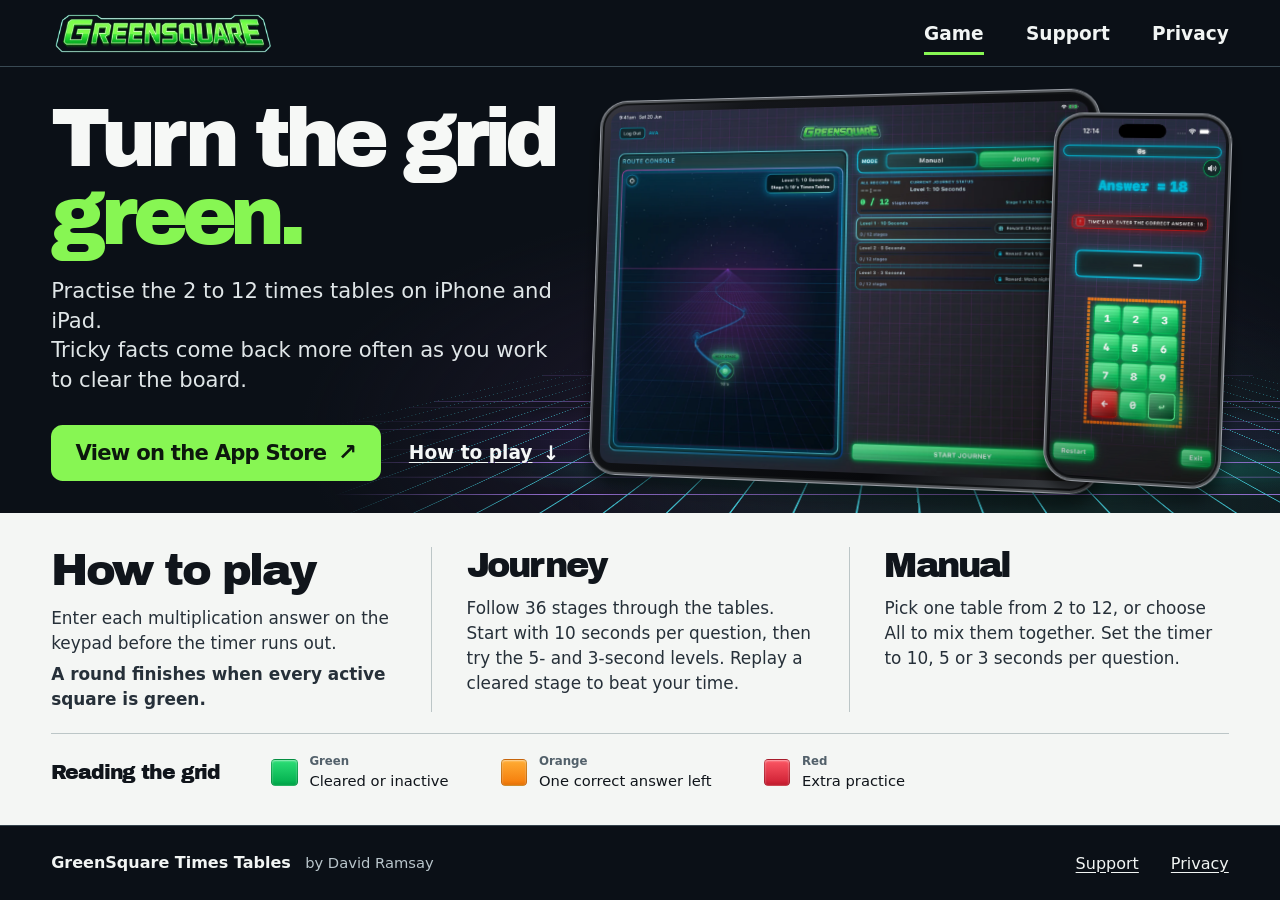
<file: index.html>
<!doctype html>
<html lang="en-AU">
<head>
  <meta charset="utf-8">
  <meta name="viewport" content="width=device-width, initial-scale=1">
  <meta name="theme-color" content="#0b1017">
  <meta name="description" content="Practise the 2 to 12 times tables on iPhone and iPad. Follow GreenSquare’s arcade Journey or choose a table and timer for a Manual round.">
  <title>GreenSquare Times Tables · Arcade maths for iPhone and iPad</title>
  <link rel="icon" type="image/png" sizes="64x64" href="assets/icon-64.png">
  <link rel="stylesheet" href="assets/site.css">
</head>
<body class="game-page">
  <a class="skip-link" href="#main">Skip to content</a>
  <header class="site-header">
    <div class="wrap header-row">
      <a class="brand" href="./" aria-label="GreenSquare Times Tables home">
        <img src="assets/wordmark.webp" alt="GreenSquare" width="660" height="126">
      </a>
      <nav class="primary-nav" aria-label="Main navigation">
        <a href="./" aria-current="page">Game</a>
        <a href="support/">Support</a>
        <a href="privacy/">Privacy</a>
      </nav>
    </div>
  </header>

  <main id="main" tabindex="-1">
    <section class="mast home-mast" aria-labelledby="game-title">
      <div class="floor" aria-hidden="true"></div>
      <div class="wrap home-stage">
        <div class="hero-copy">
          <h1 id="game-title">Turn the grid <span>green.</span></h1>
          <p class="intro-text"><span>Practise the 2 to 12 times tables on iPhone and iPad.</span> Tricky facts come back more often as you work to clear the board.</p>
          <div class="hero-actions">
            <a class="store-button" href="https://apps.apple.com/app/greensquare-times-tables/id6758771911">
              View on the App Store <span class="arrow" aria-hidden="true">↗</span>
            </a>
            <a class="how-link" href="#how-to-play"><span>How to play</span> <span class="arrow" aria-hidden="true">↓</span></a>
          </div>
        </div>
        <div class="device-scene">
          <div class="device tablet">
            <img src="assets/journey-ipad.webp" width="1400" height="1050" fetchpriority="high"
                 alt="The iPad Journey screen shows a neon route, the next times table and the three timer levels.">
          </div>
          <div class="device phone">
            <img src="assets/gameplay-iphone.webp" width="640" height="1385"
                 alt="On iPhone, after time runs out the game shows Answer = 18 above the number pad.">
          </div>
        </div>
      </div>
    </section>

    <section class="wrap play-guide" id="how-to-play" aria-labelledby="play-title" tabindex="-1">
      <div class="guide-columns">
        <div>
          <h2 id="play-title">How to play</h2>
          <p>Enter each multiplication answer on the keypad before the timer runs out.</p>
          <p><strong>A round finishes when every active square is green.</strong></p>
        </div>
        <div>
          <h3>Journey</h3>
          <p>Follow 36 stages through the tables. Start with 10 seconds per question, then try the 5- and 3-second levels. Replay a cleared stage to beat your time.</p>
        </div>
        <div>
          <h3>Manual</h3>
          <p>Pick one table from 2 to 12, or choose All to mix them together. Set the timer to 10, 5 or 3 seconds per question.</p>
        </div>
      </div>
      <div class="grid-key">
        <h3>Reading the grid</h3>
        <ul>
          <li><span class="swatch cleared" aria-hidden="true"></span><span><strong>Green</strong> Cleared or inactive</span></li>
          <li><span class="swatch almost" aria-hidden="true"></span><span><strong>Orange</strong> One correct answer left</span></li>
          <li><span class="swatch practice" aria-hidden="true"></span><span><strong>Red</strong> Extra practice</span></li>
        </ul>
      </div>
    </section>
  </main>

  <footer class="site-footer">
    <div class="wrap footer-row">
      <p>GreenSquare Times Tables <span class="credit">by David Ramsay</span></p>
      <nav aria-label="Footer navigation">
        <a href="support/">Support</a>
        <a href="privacy/">Privacy</a>
      </nav>
    </div>
  </footer>
</body>
</html>
</file>
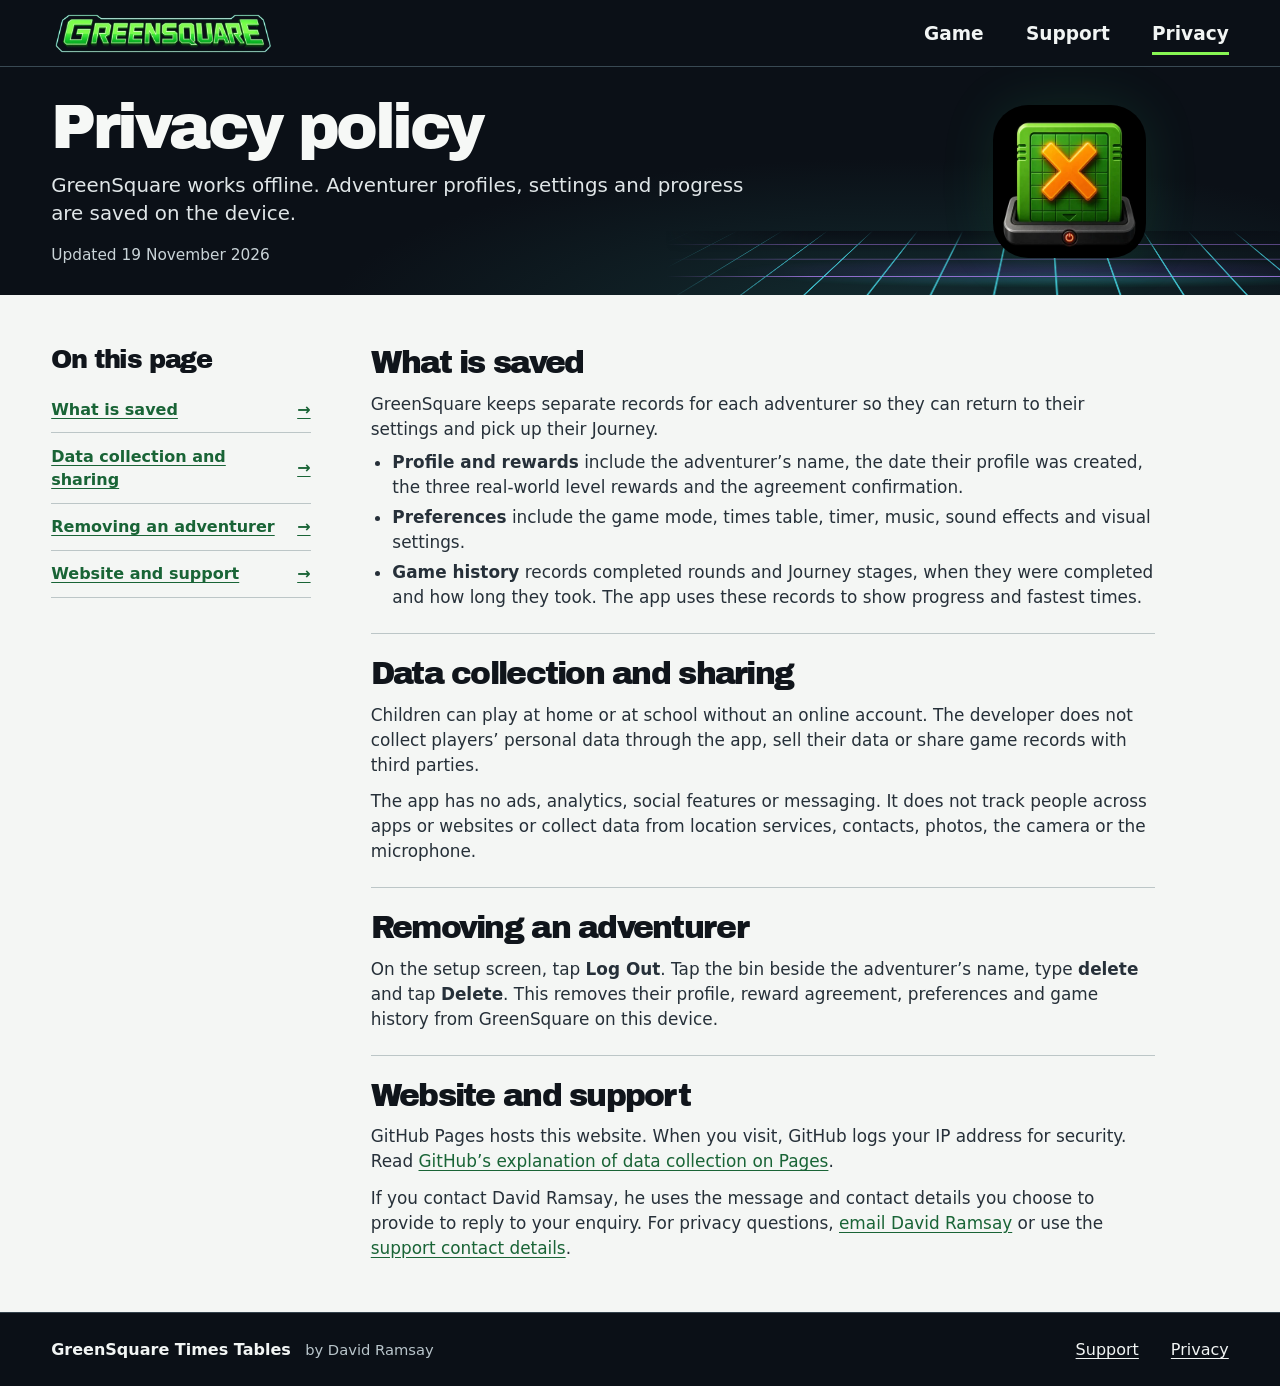
<file: privacy/index.html>
<!doctype html>
<html lang="en-AU">
<head>
  <meta charset="utf-8">
  <meta name="viewport" content="width=device-width, initial-scale=1">
  <meta name="theme-color" content="#0b1017">
  <meta name="description" content="Learn what GreenSquare Times Tables saves on your device, how to remove an adventurer and how to contact the developer about privacy.">
  <title>Privacy policy | GreenSquare Times Tables</title>
  <link rel="icon" type="image/png" sizes="64x64" href="../assets/icon-64.png">
  <link rel="stylesheet" href="../assets/site.css">
</head>
<body class="privacy-page">
  <a class="skip-link" href="#main">Skip to content</a>
  <header class="site-header">
    <div class="wrap header-row">
      <a class="brand" href="../" aria-label="GreenSquare Times Tables home">
        <img src="../assets/wordmark.webp" width="660" height="126" alt="GreenSquare">
      </a>
      <nav class="primary-nav" aria-label="Main navigation">
        <a href="../">Game</a>
        <a href="../support/">Support</a>
        <a href="../privacy/" aria-current="page">Privacy</a>
      </nav>
    </div>
  </header>

  <main id="main" tabindex="-1">
    <section class="mast inner-mast privacy-mast" aria-labelledby="page-title">
      <div class="floor" aria-hidden="true"></div>
      <div class="wrap inner-stage">
        <div class="intro-copy">
          <h1 id="page-title">Privacy policy</h1>
          <p class="intro-text">GreenSquare works offline. Adventurer profiles, settings and progress are saved on the device.</p>
          <p class="updated">Updated <time datetime="2026-11-19">19 November 2026</time></p>
        </div>
        <img class="privacy-icon" src="../assets/app-icon.webp" width="384" height="384" alt="">
      </div>
    </section>

    <div class="wrap privacy-layout content-section">
      <nav class="contents" aria-labelledby="contents-heading">
        <h2 id="contents-heading">On this page</h2>
        <ul>
          <li><a href="#saved">What is saved</a></li>
          <li><a href="#collection">Data collection and sharing</a></li>
          <li><a href="#removal">Removing an adventurer</a></li>
          <li><a href="#website">Website and support</a></li>
        </ul>
      </nav>

      <article class="policy" aria-labelledby="page-title">
        <section id="saved" aria-labelledby="saved-heading">
          <h2 id="saved-heading">What is saved</h2>
          <p>GreenSquare keeps separate records for each adventurer so they can return to their settings and pick up their Journey.</p>
          <ul>
            <li><strong>Profile and rewards</strong> include the adventurer’s name, the date their profile was created, the three real-world level rewards and the agreement confirmation.</li>
            <li><strong>Preferences</strong> include the game mode, times table, timer, music, sound effects and visual settings.</li>
            <li><strong>Game history</strong> records completed rounds and Journey stages, when they were completed and how long they took. The app uses these records to show progress and fastest times.</li>
          </ul>
        </section>

        <section id="collection" aria-labelledby="collection-heading">
          <h2 id="collection-heading">Data collection and sharing</h2>
          <p>Children can play at home or at school without an online account. The developer does not collect players’ personal data through the app, sell their data or share game records with third parties.</p>
          <p>The app has no ads, analytics, social features or messaging. It does not track people across apps or websites or collect data from location services, contacts, photos, the camera or the microphone.</p>
        </section>

        <section id="removal" aria-labelledby="removal-heading">
          <h2 id="removal-heading">Removing an adventurer</h2>
          <p>On the setup screen, tap <strong>Log Out</strong>. Tap the bin beside the adventurer’s name, type <strong>delete</strong> and tap <strong>Delete</strong>. This removes their profile, reward agreement, preferences and game history from GreenSquare on this device.</p>
        </section>

        <section id="website" aria-labelledby="website-heading">
          <h2 id="website-heading">Website and support</h2>
          <p>GitHub Pages hosts this website. When you visit, GitHub logs your IP address for security. Read <a href="https://docs.github.com/en/pages/getting-started-with-github-pages/what-is-github-pages#data-collection">GitHub’s explanation of data collection on Pages</a>.</p>
          <p>If you contact David Ramsay, he uses the message and contact details you choose to provide to reply to your enquiry. For privacy questions, <a href="mailto:greensquare.app@gmail.com">email David Ramsay</a> or use the <a href="../support/#contact">support contact details</a>.</p>
        </section>
      </article>
    </div>
  </main>

  <footer class="site-footer">
    <div class="wrap footer-row">
      <p>GreenSquare Times Tables <span class="credit">by David Ramsay</span></p>
      <nav aria-label="Footer navigation">
        <a href="../support/">Support</a>
        <a href="../privacy/" aria-current="page">Privacy</a>
      </nav>
    </div>
  </footer>
</body>
</html>
</file>
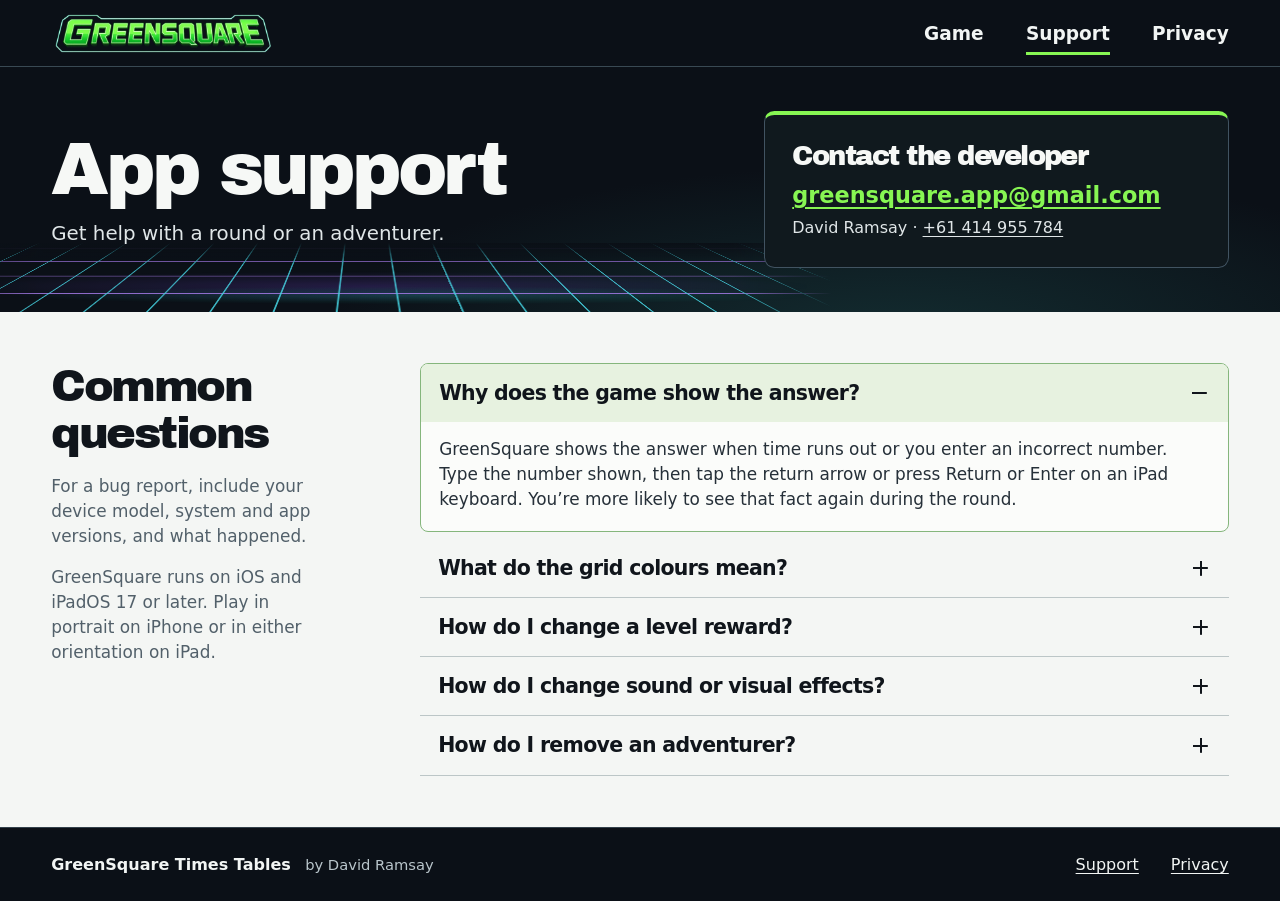
<file: support/index.html>
<!doctype html>
<html lang="en-AU">
<head>
  <meta charset="utf-8">
  <meta name="viewport" content="width=device-width, initial-scale=1">
  <meta name="theme-color" content="#0b1017">
  <meta name="description" content="Get help with GreenSquare Times Tables rounds, grid colours, level rewards, settings and adventurer profiles.">
  <title>App support | GreenSquare Times Tables</title>
  <link rel="icon" type="image/png" sizes="64x64" href="../assets/icon-64.png">
  <link rel="stylesheet" href="../assets/site.css">
</head>
<body class="support-page">
  <a class="skip-link" href="#main">Skip to content</a>
  <header class="site-header">
    <div class="wrap header-row">
      <a class="brand" href="../" aria-label="GreenSquare Times Tables home">
        <img src="../assets/wordmark.webp" width="660" height="126" alt="GreenSquare">
      </a>
      <nav class="primary-nav" aria-label="Main navigation">
        <a href="../">Game</a>
        <a href="../support/" aria-current="page">Support</a>
        <a href="../privacy/">Privacy</a>
      </nav>
    </div>
  </header>

  <main id="main" tabindex="-1">
    <section class="mast inner-mast support-mast" aria-labelledby="page-title">
      <div class="floor" aria-hidden="true"></div>
      <div class="wrap inner-stage">
        <div class="intro-copy">
          <h1 id="page-title">App support</h1>
          <p class="intro-text">Get help with a round or an adventurer.</p>
        </div>
        <aside class="contact-panel" id="contact" aria-labelledby="contact-heading">
          <h2 id="contact-heading">Contact the developer</h2>
          <a class="contact-email" href="mailto:greensquare.app@gmail.com">greensquare.app@gmail.com</a>
          <p>David Ramsay <span aria-hidden="true">·</span> <a href="tel:+61414955784">+61 414 955 784</a></p>
        </aside>
      </div>
    </section>

    <section class="wrap help-layout content-section" aria-labelledby="questions">
      <div class="side-intro">
        <h2 id="questions">Common questions</h2>
        <p>For a bug report, include your device model, system and app versions, and what happened.</p>
        <p>GreenSquare runs on iOS and iPadOS 17 or later. Play in portrait on iPhone or in either orientation on iPad.</p>
      </div>

      <div class="faq-list">
        <details open>
          <summary>Why does the game show the answer?</summary>
          <div class="answer">
            <p>GreenSquare shows the answer when time runs out or you enter an incorrect number. Type the number shown, then tap the return arrow or press Return or Enter on an iPad keyboard. You’re more likely to see that fact again during the round.</p>
          </div>
        </details>
        <details>
          <summary>What do the grid colours mean?</summary>
          <div class="answer">
            <p><strong>Green</strong> means you’ve cleared the fact or it falls outside your chosen table. <strong>Orange</strong> needs one correct answer before time runs out. <strong>Red</strong> needs extra practice. Clear every square to finish the round.</p>
          </div>
        </details>
        <details>
          <summary>How do I change a level reward?</summary>
          <div class="answer">
            <p>On the setup screen, tap the gear to open <strong>Settings</strong>. Under <strong>Rewards</strong>, the child and a parent, guardian or teacher can agree on a real-world reward for each of the three Journey levels. Edit the rewards, tick the agreement and tap <strong>Done</strong>. You arrange the rewards outside the app.</p>
          </div>
        </details>
        <details>
          <summary>How do I change sound or visual effects?</summary>
          <div class="answer">
            <p>Open <strong>Settings</strong> using the gear on the setup screen. Switch <strong>Background Music</strong> and <strong>Sound Effects</strong> on or off separately, or turn on <strong>Reduce Visual Effects</strong> to reduce motion and flicker. During a round, tap the speaker button to mute or unmute the music.</p>
          </div>
        </details>
        <details>
          <summary>How do I remove an adventurer?</summary>
          <div class="answer">
            <p>Tap <strong>Log Out</strong> on the setup screen. Tap the bin beside the adventurer’s name, type <strong>delete</strong> and tap <strong>Delete</strong>.</p>
            <a class="related-link" href="../privacy/#removal">See which records are removed <span aria-hidden="true">→</span></a>
          </div>
        </details>
      </div>
    </section>
  </main>

  <footer class="site-footer">
    <div class="wrap footer-row">
      <p>GreenSquare Times Tables <span class="credit">by David Ramsay</span></p>
      <nav aria-label="Footer navigation">
        <a href="../support/" aria-current="page">Support</a>
        <a href="../privacy/">Privacy</a>
      </nav>
    </div>
  </footer>
</body>
</html>
</file>
<file: assets/site.css>
@font-face {
  font-family: "Archivo Black";
  src: url("archivo-black-latin.woff2") format("woff2");
  font-style: normal;
  font-weight: 900;
  font-display: swap;
}

:root {
  --night: #0b1017;
  --paper: #f4f6f4;
  --ink: #10151b;
  --text: #263039;
  --muted: #52606a;
  --line: #bcc6c7;
  --lime: #87f653;
  --link: #196436;
  --display: "Archivo Black", system-ui, sans-serif;
  --gutter: clamp(1.125rem, 4vw, 4.5rem);
  font-family: system-ui, -apple-system, "Segoe UI", sans-serif;
  color: var(--ink);
  background: var(--paper);
  -webkit-text-size-adjust: 100%;
}

*, *::before, *::after { box-sizing: border-box; }
body {
  margin: 0;
  display: flex;
  flex-direction: column;
  min-height: 100vh;
  min-height: 100svh;
}
main { flex: 1; }
h1, h2, h3, p, figure, ul { margin: 0; }
h1, h2, h3 {
  font-family: var(--display);
  font-weight: 900;
  line-height: 1.06;
  letter-spacing: -.055em;
}
p, li { line-height: 1.48; }
a {
  color: var(--link);
  text-underline-offset: .18em;
}
a:hover { text-decoration-thickness: .12em; }
:focus-visible {
  outline: 3px solid #1468a4;
  outline-offset: 4px;
}
.site-header :focus-visible, .mast :focus-visible, .site-footer :focus-visible { outline-color: #80eaff; }
main:focus-visible, section[tabindex="-1"]:focus-visible { outline-offset: -3px; }
.wrap {
  width: min(90rem, calc(100% - 2 * var(--gutter)));
  margin-inline: auto;
}

.skip-link {
  position: absolute;
  z-index: 5;
  top: .5rem;
  left: var(--gutter);
  padding: .7rem 1rem;
  transform: translateY(-160%);
  border-radius: .35rem;
  color: var(--night);
  background: white;
}
.skip-link:focus { transform: none; }

/* Shared navigation */
.site-header, .site-footer {
  color: #f2f5f4;
  background: var(--night);
}
.site-header { border-bottom: 1px solid #394953; }
.header-row, .footer-row {
  display: flex;
  align-items: center;
  justify-content: space-between;
  gap: 1.25rem;
}
.header-row { min-height: clamp(4.15rem, 5vw, 5rem); }
.brand {
  display: inline-flex;
  align-items: center;
  min-height: 44px;
  flex-shrink: 0;
}
.brand img {
  display: block;
  width: clamp(9rem, 17.5vw, 16.8rem);
  height: auto;
}
.primary-nav, .footer-row nav {
  display: flex;
  align-items: center;
  gap: clamp(1.1rem, 3.3vw, 3.3rem);
}
.primary-nav a {
  display: inline-flex;
  align-items: center;
  position: relative;
  min-height: 44px;
  padding-block: .55rem;
  font-size: clamp(1rem, 1.45vw, 1.37rem);
  font-weight: 650;
  color: inherit;
  text-decoration: none;
}
.primary-nav a[aria-current="page"]::after {
  content: "";
  position: absolute;
  inset: auto 0 0;
  height: 3px;
  background: var(--lime);
}
.primary-nav a:hover, .site-footer a:hover { color: var(--lime); }

/* Arcade masthead and perspective floor */
.mast {
  isolation: isolate;
  position: relative;
  overflow: hidden;
  color: #f6f8f6;
  background: var(--night);
}
.home-mast {
  background:
    radial-gradient(ellipse 40% 7% at 77% 91%, #13d5ba39, transparent),
    radial-gradient(ellipse at 83% 98%, #102525 0, transparent 33%),
    radial-gradient(ellipse at 67% 82%, #21192f 0, transparent 46%),
    var(--night);
}
.floor {
  position: absolute;
  pointer-events: none;
  z-index: -1;
  inset: auto -10% 0 26%;
  height: 45%;
  overflow: hidden;
  background:
    radial-gradient(ellipse 42% 13% at 58% 76%, #21f7d52b, transparent),
    radial-gradient(ellipse 46% 22% at 53% 63%, #804aeb37, transparent);
  -webkit-mask-image: linear-gradient(90deg, transparent, black 20%, black 90%, transparent);
  mask-image: linear-gradient(90deg, transparent, black 20%, black 90%, transparent);
}
.floor::before {
  content: "";
  position: absolute;
  bottom: -1rem;
  left: -40%;
  width: 185%;
  height: 75rem;
  transform-origin: center bottom;
  transform: perspective(32rem) rotateX(65deg);
  background-image:
    linear-gradient(90deg, #48dcebdf 2px, transparent 2px),
    linear-gradient(0deg, #a57ae8e6 2.5px, transparent 2.5px);
  background-size: clamp(3rem, 5.3vw, 5.3rem) clamp(2.5rem, 4.8vw, 4.8rem);
  -webkit-mask-image: linear-gradient(0deg, black, #000a 43%, transparent);
  mask-image: linear-gradient(0deg, black, #000a 43%, transparent);
}

/* Homepage and device captures */
.home-stage {
  display: grid;
  grid-template-columns: minmax(0, .94fr) minmax(0, 1.17fr);
  align-items: center;
  gap: clamp(.9rem, 1.8vw, 2rem);
  min-height: clamp(27rem, 34.85vw, 34rem);
  padding-block: clamp(1.1rem, 1.6vw, 1.65rem);
}
.hero-copy h1 {
  font-size: clamp(3.7rem, 6.45vw, 6.4rem);
  line-height: .94;
  letter-spacing: -.075em;
}
.hero-copy h1 span {
  display: block;
  color: var(--lime);
}
.intro-text {
  max-width: 39rem;
  margin-top: clamp(1rem, 1.65vw, 1.5rem);
  color: #e0e6e8;
  font-size: clamp(1.05rem, 1.55vw, 1.48rem);
  line-height: 1.4;
}
.hero-actions {
  display: flex;
  flex-wrap: wrap;
  align-items: center;
  gap: .7rem clamp(1.1rem, 2.2vw, 2.2rem);
  margin-top: clamp(1.35rem, 2.35vw, 2.25rem);
}
.store-button, .how-link {
  display: inline-flex;
  align-items: center;
  justify-content: center;
  gap: .55em;
  min-height: 44px;
  font-size: clamp(1rem, 1.45vw, 1.4rem);
}
.store-button {
  padding: .74em 1.15em;
  border-radius: .55em;
  background: var(--lime);
  color: #0c180d;
  font-weight: 760;
  letter-spacing: -.035em;
  text-decoration: none;
}
.store-button:hover { background: #a2ff7b; }
.how-link {
  color: #f4f7f6;
  font-weight: 550;
  text-decoration: none;
}
.how-link > span:first-child {
  text-decoration: underline;
  text-underline-offset: .18em;
}
.how-link:hover { color: var(--lime); }
.arrow {
  display: inline-block;
  font-family: system-ui, sans-serif;
  font-size: 1.08em;
  font-weight: 650;
  line-height: 1;
}
.device-scene {
  position: relative;
  aspect-ratio: 1.59;
  width: 100%;
}
.device {
  position: absolute;
  border: 1px solid #9b9fa6;
  background: linear-gradient(135deg, #3b3b44, #14161a 18%, #08090c 75%, #44484d);
  box-shadow: inset 0 0 0 2px #55585c, inset 0 0 0 4px #121416, 0 .7rem 1rem #0009;
}
.device img {
  display: block;
  width: 100%;
  height: auto;
}
.tablet {
  left: -1.4%;
  top: .8%;
  width: 80%;
  padding: 1.65%;
  border-radius: 5.7% / 7.2%;
  transform: perspective(62rem) rotateY(-10deg) rotateX(4deg) rotateZ(.4deg);
}
.tablet img { border-radius: 2.5% / 3.3%; }
.phone {
  bottom: 1.6%;
  right: .5%;
  width: 27.9%;
  padding: .8%;
  border-radius: 17% / 8.2%;
  transform: perspective(45rem) rotateY(-6deg) rotateZ(2deg);
}
.phone img { border-radius: 14% / 6.7%; }

/* Game guide and scoreboard key */
.play-guide { padding-block: clamp(2rem, 2.65vw, 2.8rem) clamp(1.25rem, 1.55vw, 1.6rem); }
.guide-columns {
  display: grid;
  grid-template-columns: 1fr 1.1fr 1fr;
}
.guide-columns > div {
  min-width: 0;
  padding-inline: clamp(1.4rem, 2.7vw, 2.9rem);
}
.guide-columns > div:first-child { padding-left: 0; }
.guide-columns > div:last-child { padding-right: 0; }
.guide-columns > div + div { border-left: 1px solid var(--line); }
.guide-columns h2, .side-intro h2 { font-size: clamp(2.2rem, 3.5vw, 3.35rem); }
.guide-columns h3 { font-size: clamp(1.75rem, 2.75vw, 2.65rem); }
.guide-columns p, .side-intro p, .policy, .answer {
  font-size: clamp(1rem, 1.32vw, 1.22rem);
  color: var(--text);
}
.guide-columns p { margin-top: .7rem; }
.guide-columns p + p { margin-top: .4rem; }
.grid-key {
  display: flex;
  align-items: center;
  flex-wrap: wrap;
  column-gap: clamp(1.7rem, 4vw, 4.5rem);
  row-gap: .9rem;
  margin-top: clamp(1.15rem, 1.65vw, 1.65rem);
  padding-top: 1.15rem;
  border-top: 1px solid var(--line);
}
.grid-key h3 { font-size: clamp(1.16rem, 1.6vw, 1.5rem); }
.grid-key ul {
  list-style: none;
  padding: 0;
  display: flex;
  flex-wrap: wrap;
  gap: .7rem clamp(1.2rem, 4.1vw, 4.4rem);
}
.grid-key li {
  display: flex;
  align-items: center;
  gap: .72rem;
  font-size: clamp(.92rem, 1.15vw, 1.09rem);
}
.grid-key li strong {
  display: block;
  font-size: .8em;
  font-weight: 700;
  color: var(--muted);
}
.swatch {
  width: 1.8em;
  height: 1.8em;
  flex: none;
  border-radius: .28em;
  border: 1px solid #1113;
  box-shadow: inset 0 1px 2px #fff8, inset 0 -2px 3px #0001;
}
.cleared { background: linear-gradient(#2cde76, #00ad4c); }
.almost { background: linear-gradient(#ffad34, #f47a09); }
.practice { background: linear-gradient(#fc5764, #cc1d31); }

/* Support and privacy pages */
.inner-mast { background: radial-gradient(ellipse at 70% 110%, #132c30, transparent 45%), var(--night); }
.inner-stage {
  display: grid;
  grid-template-columns: minmax(0, 1.4fr) minmax(0, 1fr);
  align-items: center;
  gap: clamp(1.4rem, 4.8vw, 5rem);
  padding-block: clamp(2.25rem, 3.4vw, 3.5rem);
}
.intro-copy h1 {
  font-size: clamp(3rem, 5.8vw, 5.6rem);
  line-height: 1.02;
}
.inner-stage .intro-text {
  margin-top: .75rem;
  max-width: 45rem;
}
.inner-mast .floor { height: 28%; }
.inner-mast .floor::after {
  content: "";
  position: absolute;
  inset: 0 0 auto;
  height: 32%;
  background: linear-gradient(var(--night), transparent);
}
.support-mast .floor { inset-inline: -12% 35%; }
.contact-panel {
  justify-self: end;
  width: min(100%, 32rem);
  padding: clamp(1.15rem, 2.15vw, 2rem);
  background: #10191e;
  border: 1px solid #415361;
  border-top: .27rem solid var(--lime);
  border-radius: .65rem;
}
.contact-panel h2 {
  font-size: clamp(1.35rem, 2.15vw, 2rem);
  margin-bottom: .65rem;
}
.contact-email {
  display: inline-block;
  max-width: 100%;
  color: var(--lime);
  font-size: clamp(1.06rem, 1.75vw, 1.65rem);
  font-weight: 700;
  overflow-wrap: anywhere;
}
.contact-panel p {
  margin-top: .5rem;
  color: #e0e6e8;
}
.contact-panel p a { color: inherit; }
.privacy-mast .inner-stage {
  grid-template-columns: minmax(0, 2.5fr) minmax(0, 1fr);
  padding-block: clamp(1.75rem, 2.25vw, 2.25rem);
}
.privacy-mast .intro-copy h1 { font-size: clamp(2.75rem, 4.9vw, 4.7rem); }
.privacy-mast .floor { inset-inline: 52% -8%; }
.privacy-icon {
  justify-self: center;
  width: clamp(7.5rem, 12vw, 11.5rem);
  max-width: 100%;
  height: auto;
  border-radius: 23%;
  box-shadow: 0 0 3.5rem #37da731e;
}
.updated {
  margin-top: 1rem;
  font-size: .96rem;
  color: #c9d3d7;
}
.content-section { padding-block: clamp(2.4rem, 4vw, 4rem); }
.help-layout, .privacy-layout {
  display: grid;
  grid-template-columns: minmax(0, .8fr) minmax(0, 2.1fr);
  gap: clamp(1.7rem, 4.7vw, 5rem);
  align-items: start;
}
.side-intro { padding-right: min(2vw, 1.65rem); }
.side-intro p {
  margin-top: 1rem;
  color: var(--muted);
}
.faq-list details { border-bottom: 1px solid var(--line); }
.faq-list details[open] {
  border: 1px solid #85b67c;
  border-radius: .5rem;
  overflow: clip;
  background: #fbfcfa;
}
.faq-list details[open] + details { margin-top: .4rem; }
.faq-list summary {
  display: flex;
  align-items: center;
  justify-content: space-between;
  gap: 1rem;
  padding: 1rem clamp(.75rem, 1.45vw, 1.45rem);
  min-height: 44px;
  list-style: none;
  cursor: pointer;
  font-size: clamp(1.08rem, 1.6vw, 1.5rem);
  line-height: 1.28;
  font-weight: 740;
  letter-spacing: -.033em;
}
.faq-list summary::-webkit-details-marker { display: none; }
.faq-list summary::after {
  content: "";
  flex: none;
  width: .93em;
  height: .93em;
  background: linear-gradient(var(--ink),var(--ink)) center / 78% 2px no-repeat, linear-gradient(var(--ink),var(--ink)) center / 2px 78% no-repeat;
}
.faq-list details[open] summary { background: #e7f2e0; }
.faq-list details[open] summary::after { background: linear-gradient(var(--ink),var(--ink)) center / 78% 2px no-repeat; }
.faq-list summary:hover { color: var(--link); }
.faq-list summary:focus-visible { outline-offset: -4px; }
.answer { padding: .95rem clamp(.75rem, 1.45vw, 1.45rem) 1.2rem; }
.answer p + p { margin-top: .6rem; }
.related-link {
  display: inline-flex;
  align-items: center;
  gap: .45rem;
  min-height: 44px;
  font-weight: 650;
}
.privacy-layout { grid-template-columns: minmax(13rem, .65fr) minmax(0, 2.15fr); }
.contents h2 {
  font-size: clamp(1.4rem, 2vw, 1.8rem);
  margin-bottom: .8rem;
}
.contents ul {
  list-style: none;
  padding: 0;
}
.contents a {
  display: flex;
  align-items: center;
  justify-content: space-between;
  gap: .6rem;
  padding-block: .7rem;
  border-bottom: 1px solid var(--line);
  color: var(--link);
  font-weight: 650;
}
.contents a::after { content: "→"; }
.policy { max-width: 73ch; }
.policy h2 {
  color: var(--ink);
  font-size: clamp(1.6rem, 2.45vw, 2.35rem);
  margin-bottom: .75rem;
}
.policy section { scroll-margin-top: 1.5rem; }
.policy section + section {
  margin-top: 1.45rem;
  border-top: 1px solid var(--line);
  padding-top: 1.45rem;
}
.policy ul {
  margin-top: .55rem;
  padding-left: 1.35rem;
}
.policy li + li { margin-top: .3rem; }
.policy p + p, .policy ul + p { margin-top: .72rem; }
.policy a, .answer a { overflow-wrap: anywhere; }

.site-footer { border-top: 1px solid #33414b; }
.footer-row {
  min-height: 4.6rem;
  padding-block: .8rem;
}
.footer-row p { font-weight: 660; }
.credit {
  display: inline-block;
  margin-left: .55rem;
  color: #b9c5cb;
  font-size: .92em;
  font-weight: 400;
}
.footer-row nav { gap: clamp(1.25rem, 2.5vw, 2.5rem); }
.footer-row a {
  display: inline-flex;
  align-items: center;
  min-height: 44px;
  color: inherit;
}

@media (min-width: 65rem) {
  .hero-copy .intro-text {
    max-width: 37rem;
    font-size: clamp(1.25rem, 1.65vw, 1.6rem);
  }
  .hero-copy .intro-text > span { display: block; }
  .hero-actions .store-button { font-size: clamp(1.1rem, 1.65vw, 1.57rem); }
}

@media (max-width: 55rem) {
  .home-stage {
    grid-template-columns: minmax(0, 1fr) minmax(0, 1.02fr);
    min-height: 24rem;
  }
  .hero-copy h1 { font-size: clamp(3.2rem, 6.7vw, 3.75rem); }
  .hero-actions { gap: .6rem 1.1rem; }
  .store-button, .how-link { font-size: .98rem; }
  .help-layout, .privacy-layout {
    grid-template-columns: minmax(11rem, .8fr) minmax(0, 1.6fr);
    gap: 2rem;
  }
  .contact-panel { padding: 1.1rem; }
  .grid-key { align-items: start; }
}

@media (max-width: 44rem) {
  .header-row {
    gap: .65rem;
    min-height: 4rem;
  }
  .primary-nav { gap: clamp(.7rem, 3vw, 1.3rem); }
  .primary-nav a {
    min-width: 44px;
    justify-content: center;
    font-size: .94rem;
  }
  .brand img { width: clamp(7.1rem, 34vw, 10rem); }
  .home-stage, .inner-stage, .privacy-mast .inner-stage, .help-layout, .privacy-layout { grid-template-columns: minmax(0, 1fr); }
  .home-stage {
    gap: 1.55rem;
    padding-block: clamp(2rem, 6.9vw, 3rem) 1.35rem;
  }
  .hero-copy h1 { font-size: clamp(3.25rem, 11.55vw, 4.9rem); }
  .hero-copy .intro-text { max-width: 34rem; }
  .hero-actions { margin-top: 1.2rem; }
  .device-scene {
    max-width: 31rem;
    margin-inline: auto;
  }
  .home-mast .floor {
    inset-inline: -35%;
    height: 33%;
  }
  .guide-columns { grid-template-columns: minmax(0, 1fr); }
  .guide-columns > div { padding-inline: 0; }
  .guide-columns > div + div {
    margin-top: 1.15rem;
    padding-top: 1.15rem;
    border-left: 0;
    border-top: 1px solid var(--line);
  }
  .guide-columns h3 { font-size: 1.65rem; }
  .grid-key { display: block; }
  .grid-key ul {
    margin-top: .9rem;
    display: grid;
    gap: .7rem;
  }
  .grid-key li strong {
    display: inline;
    color: var(--ink);
    margin-right: .2rem;
    font-size: 1em;
  }
  .inner-stage { gap: 1.35rem; }
  .contact-panel {
    justify-self: start;
    width: min(100%, 28rem);
  }
  .support-mast .floor { inset-inline: 15% -40%; }
  .privacy-mast .inner-stage {
    display: block;
    position: relative;
  }
  .privacy-mast .intro-copy h1 {
    padding-right: 3.45rem;
    font-size: clamp(2.05rem, 9vw, 3.9rem);
  }
  .privacy-icon {
    position: absolute;
    right: 0;
    top: 1.55rem;
    width: 3.05rem;
  }
  .privacy-mast .floor {
    inset-inline: 65% -25%;
    height: 18%;
  }
  .help-layout, .privacy-layout { gap: 1.55rem; }
  .side-intro { padding-right: 0; }
  .contents a { min-height: 44px; }
  .footer-row {
    gap: .8rem;
    flex-wrap: wrap;
  }
  .credit {
    margin-left: 0;
    display: block;
  }
}

@media (max-width: 23rem) {
  .primary-nav { gap: .65rem; }
  .primary-nav a { font-size: .875rem; }
  .brand img { width: 6.9rem; }
  .hero-actions { gap: .45rem 1rem; }
  .store-button { padding-inline: .85rem; }
  .privacy-mast .intro-copy h1 { padding-right: 0; }
  .privacy-icon { display: none; }
}
@media (forced-colors: active) {
  .swatch, .store-button { border: 1px solid ButtonText; }
  .primary-nav a[aria-current="page"] { text-decoration: underline; }
  .faq-list summary::after {
    content: "+";
    width: auto;
    height: auto;
    background: none;
  }
  .faq-list details[open] summary::after {
    content: "−";
    background: none;
  }
}
</file>
